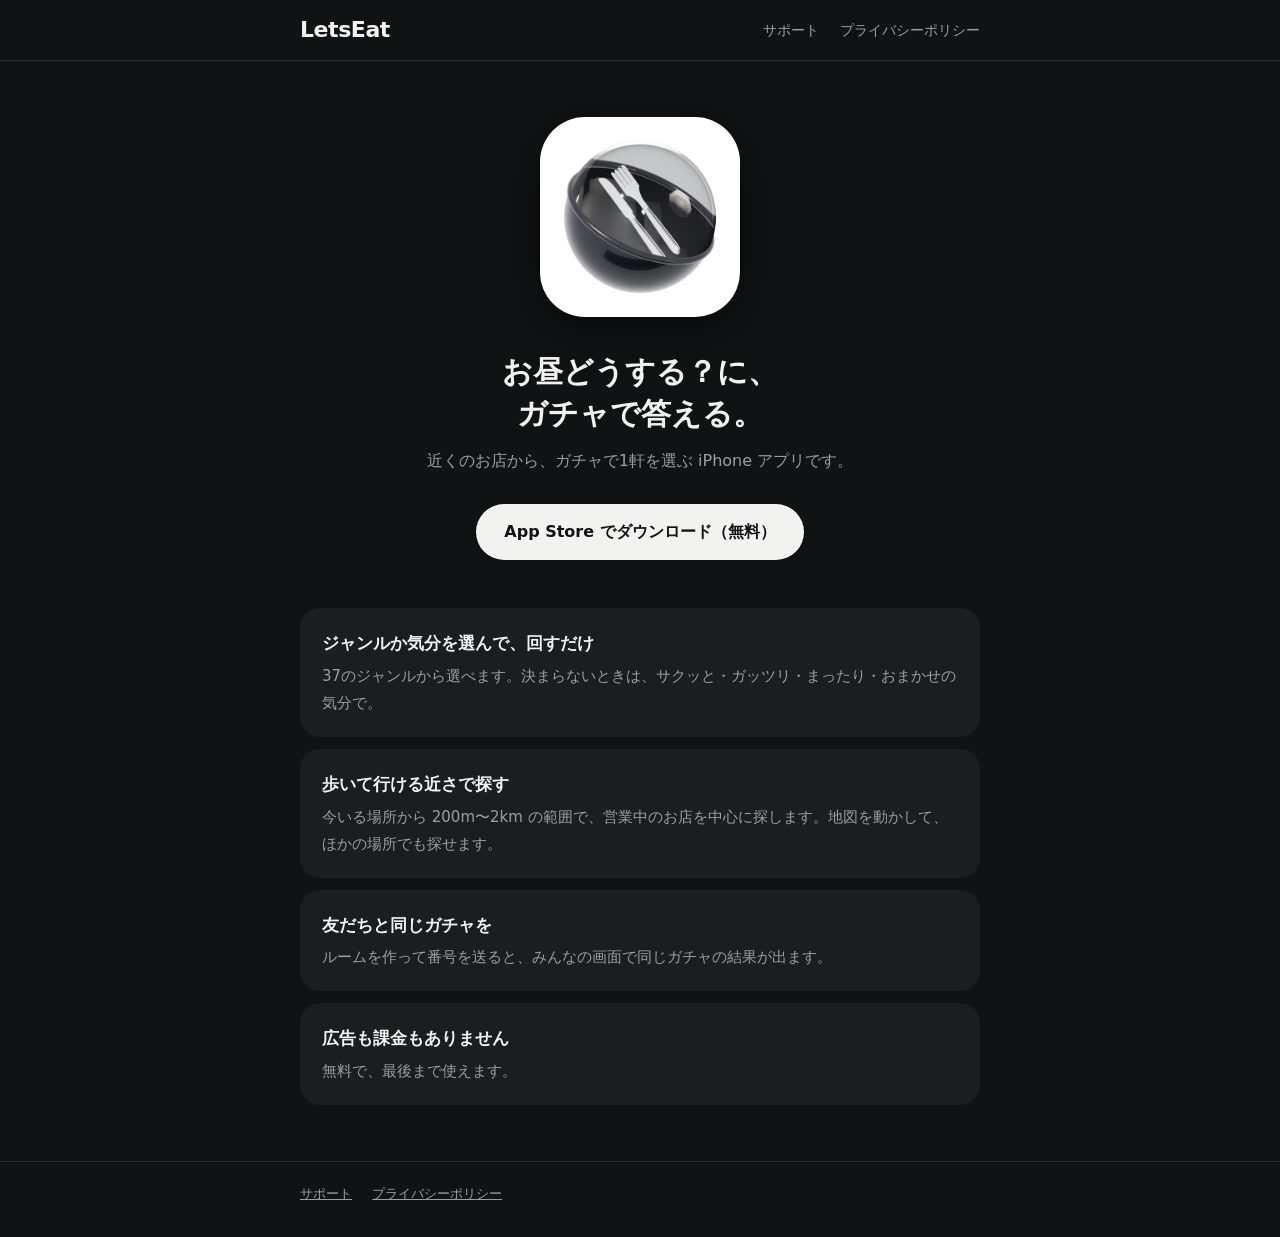
<file: index.html>
<!doctype html>
<html lang="ja">
<head>
  <meta charset="utf-8">
  <meta name="viewport" content="width=device-width, initial-scale=1">
  <title>LetsEat</title>
  <meta name="description" content="近くのお店から、ガチャで1軒を選ぶ iPhone アプリ。">
  <link rel="icon" href="images/favicon.png">
  <link rel="apple-touch-icon" href="images/apple-touch-icon.png">
  <link rel="stylesheet" href="style.css">
</head>
<body>
  <header>
    <div class="wrap">
      <a class="logo" href="./">LetsEat</a>
      <nav>
        <a href="support.html">サポート</a>
        <a href="privacy.html">プライバシー<span class="hide-sm">ポリシー</span></a>
      </nav>
    </div>
  </header>

  <main class="wrap">
    <section class="hero">
      <img class="app-icon" src="images/app-icon.png" alt="LetsEat のアイコン。ナイフとフォークが入った、ガチャのカプセル">
      <h1>お昼どうする？に、<br>ガチャで答える。</h1>
      <p>近くのお店から、ガチャで1軒を選ぶ iPhone アプリです。</p>
      <a class="button" href="https://apps.apple.com/jp/app/letseat/id6813841468">App Store でダウンロード（無料）</a>
    </section>

    <section class="features">
      <div class="feature">
        <h2>ジャンルか気分を選んで、回すだけ</h2>
        <p>37のジャンルから選べます。決まらないときは、サクッと・ガッツリ・まったり・おまかせの気分で。</p>
      </div>
      <div class="feature">
        <h2>歩いて行ける近さで探す</h2>
        <p>今いる場所から 200m〜2km の範囲で、営業中のお店を中心に探します。地図を動かして、ほかの場所でも探せます。</p>
      </div>
      <div class="feature">
        <h2>友だちと同じガチャを</h2>
        <p>ルームを作って番号を送ると、みんなの画面で同じガチャの結果が出ます。</p>
      </div>
      <div class="feature">
        <h2>広告も課金もありません</h2>
        <p>無料で、最後まで使えます。</p>
      </div>
    </section>
  </main>

  <footer>
    <div class="wrap">
      <a href="support.html">サポート</a>
      <a href="privacy.html">プライバシーポリシー</a>
    </div>
  </footer>
</body>
</html>
</file>
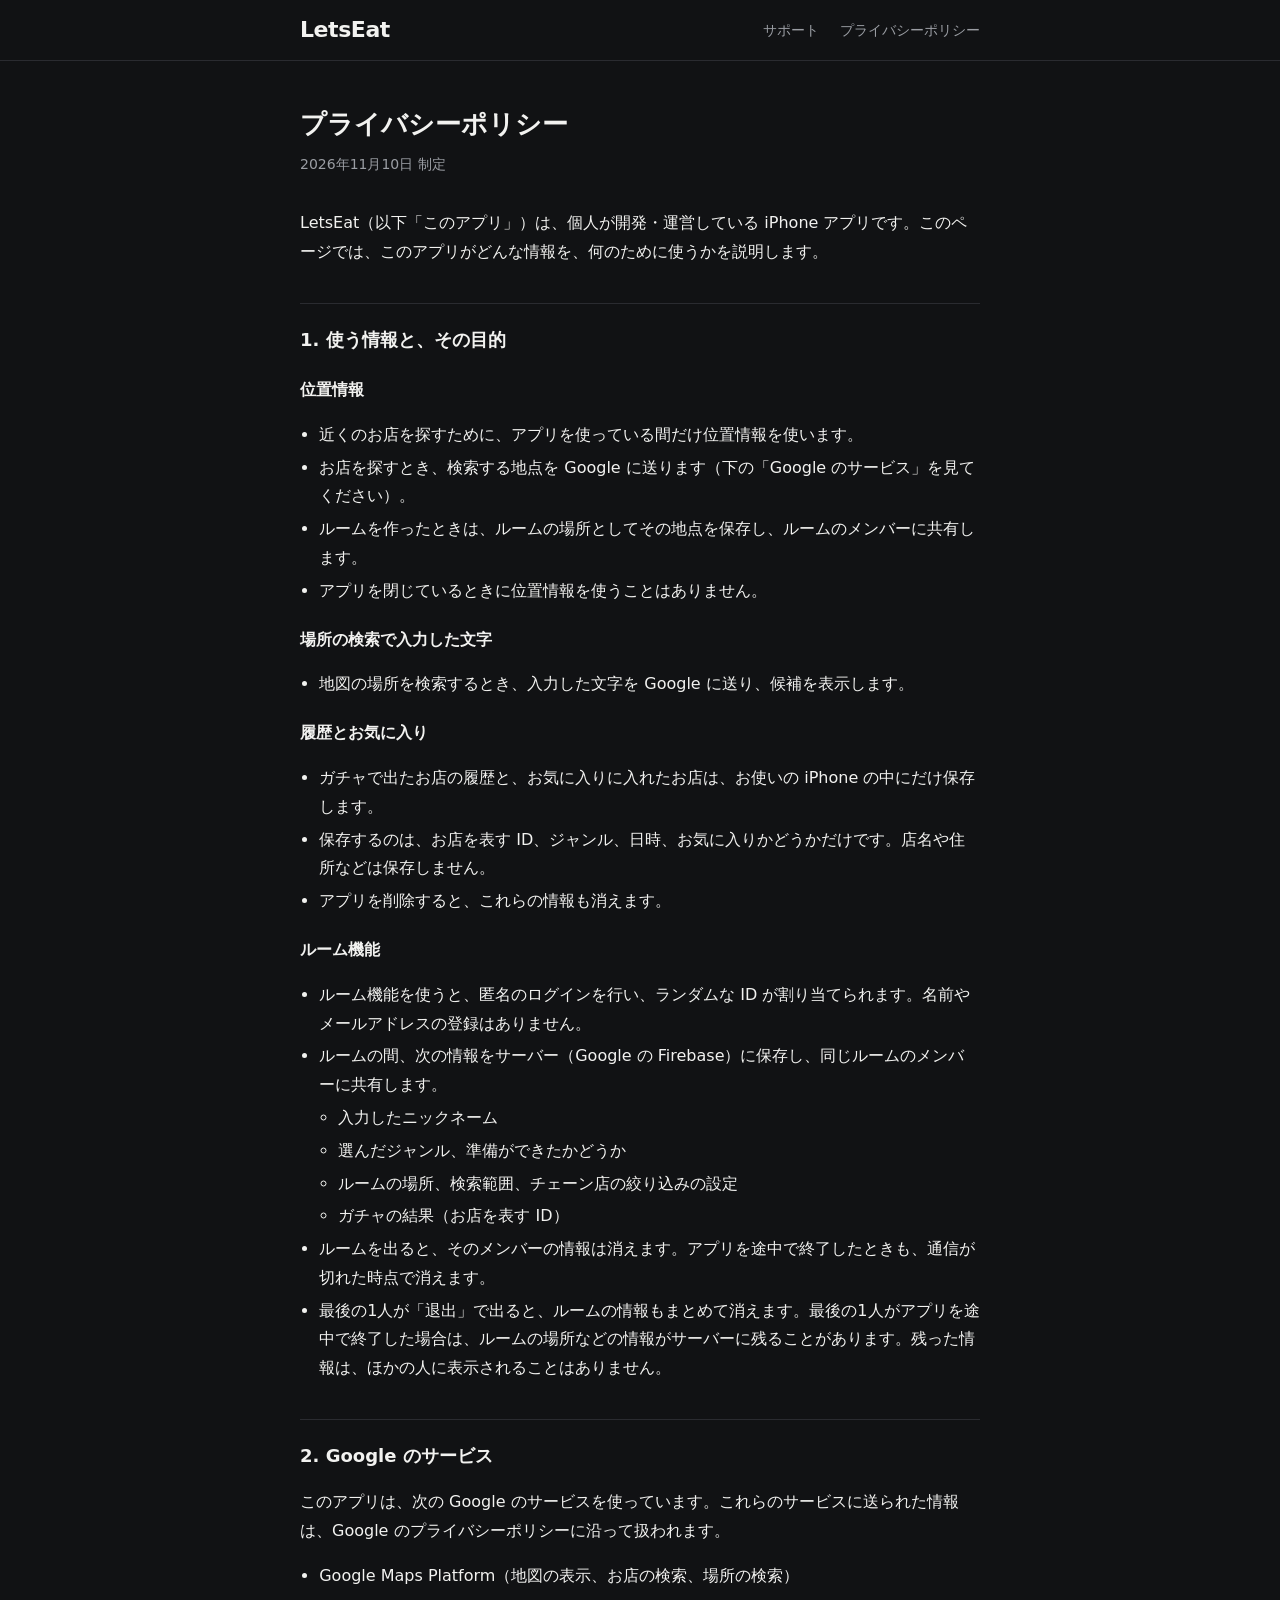
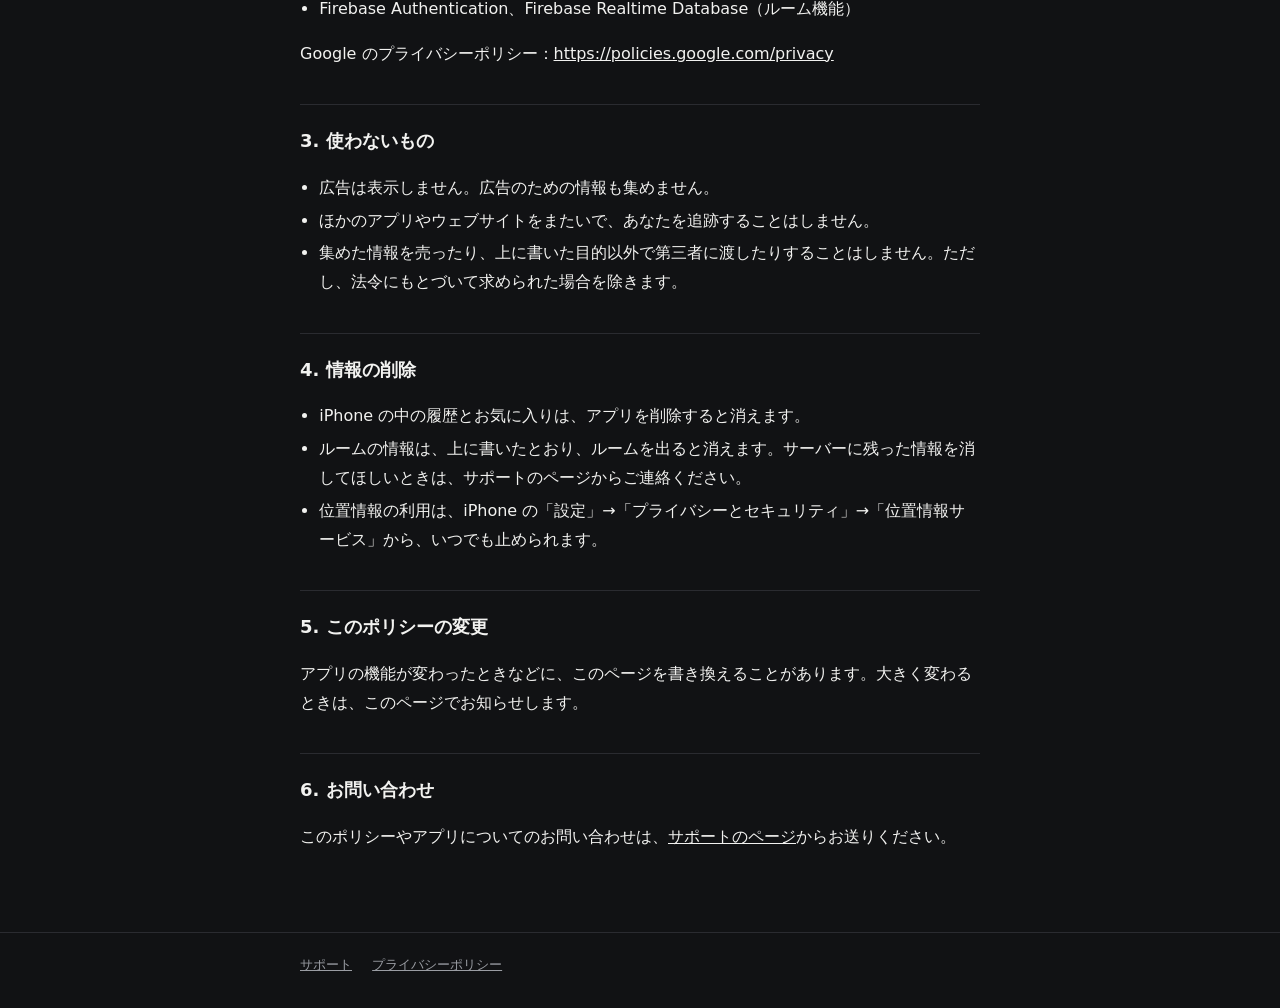
<file: privacy.html>
<!doctype html>
<html lang="ja">
<head>
  <meta charset="utf-8">
  <meta name="viewport" content="width=device-width, initial-scale=1">
  <title>プライバシーポリシー | LetsEat</title>
  <link rel="icon" href="images/favicon.png">
  <link rel="apple-touch-icon" href="images/apple-touch-icon.png">
  <link rel="stylesheet" href="style.css">
</head>
<body>
  <header>
    <div class="wrap">
      <a class="logo" href="./">LetsEat</a>
      <nav>
        <a href="support.html">サポート</a>
        <a href="privacy.html">プライバシー<span class="hide-sm">ポリシー</span></a>
      </nav>
    </div>
  </header>

  <main class="wrap doc">
    <h1>プライバシーポリシー</h1>
    <p class="updated">2026年11月10日 制定</p>

    <p>LetsEat（以下「このアプリ」）は、個人が開発・運営している iPhone アプリです。このページでは、このアプリがどんな情報を、何のために使うかを説明します。</p>

    <h2>1. 使う情報と、その目的</h2>

    <h3>位置情報</h3>
    <ul>
      <li>近くのお店を探すために、アプリを使っている間だけ位置情報を使います。</li>
      <li>お店を探すとき、検索する地点を Google に送ります（下の「Google のサービス」を見てください）。</li>
      <li>ルームを作ったときは、ルームの場所としてその地点を保存し、ルームのメンバーに共有します。</li>
      <li>アプリを閉じているときに位置情報を使うことはありません。</li>
    </ul>

    <h3>場所の検索で入力した文字</h3>
    <ul>
      <li>地図の場所を検索するとき、入力した文字を Google に送り、候補を表示します。</li>
    </ul>

    <h3>履歴とお気に入り</h3>
    <ul>
      <li>ガチャで出たお店の履歴と、お気に入りに入れたお店は、お使いの iPhone の中にだけ保存します。</li>
      <li>保存するのは、お店を表す ID、ジャンル、日時、お気に入りかどうかだけです。店名や住所などは保存しません。</li>
      <li>アプリを削除すると、これらの情報も消えます。</li>
    </ul>

    <h3>ルーム機能</h3>
    <ul>
      <li>ルーム機能を使うと、匿名のログインを行い、ランダムな ID が割り当てられます。名前やメールアドレスの登録はありません。</li>
      <li>ルームの間、次の情報をサーバー（Google の Firebase）に保存し、同じルームのメンバーに共有します。
        <ul>
          <li>入力したニックネーム</li>
          <li>選んだジャンル、準備ができたかどうか</li>
          <li>ルームの場所、検索範囲、チェーン店の絞り込みの設定</li>
          <li>ガチャの結果（お店を表す ID）</li>
        </ul>
      </li>
      <li>ルームを出ると、そのメンバーの情報は消えます。アプリを途中で終了したときも、通信が切れた時点で消えます。</li>
      <li>最後の1人が「退出」で出ると、ルームの情報もまとめて消えます。最後の1人がアプリを途中で終了した場合は、ルームの場所などの情報がサーバーに残ることがあります。残った情報は、ほかの人に表示されることはありません。</li>
    </ul>

    <h2>2. Google のサービス</h2>
    <p>このアプリは、次の Google のサービスを使っています。これらのサービスに送られた情報は、Google のプライバシーポリシーに沿って扱われます。</p>
    <ul>
      <li>Google Maps Platform（地図の表示、お店の検索、場所の検索）</li>
      <li>Firebase Authentication、Firebase Realtime Database（ルーム機能）</li>
    </ul>
    <p>Google のプライバシーポリシー：<a href="https://policies.google.com/privacy?hl=ja">https://policies.google.com/privacy</a></p>

    <h2>3. 使わないもの</h2>
    <ul>
      <li>広告は表示しません。広告のための情報も集めません。</li>
      <li>ほかのアプリやウェブサイトをまたいで、あなたを追跡することはしません。</li>
      <li>集めた情報を売ったり、上に書いた目的以外で第三者に渡したりすることはしません。ただし、法令にもとづいて求められた場合を除きます。</li>
    </ul>

    <h2>4. 情報の削除</h2>
    <ul>
      <li>iPhone の中の履歴とお気に入りは、アプリを削除すると消えます。</li>
      <li>ルームの情報は、上に書いたとおり、ルームを出ると消えます。サーバーに残った情報を消してほしいときは、サポートのページからご連絡ください。</li>
      <li>位置情報の利用は、iPhone の「設定」→「プライバシーとセキュリティ」→「位置情報サービス」から、いつでも止められます。</li>
    </ul>

    <h2>5. このポリシーの変更</h2>
    <p>アプリの機能が変わったときなどに、このページを書き換えることがあります。大きく変わるときは、このページでお知らせします。</p>

    <h2>6. お問い合わせ</h2>
    <p>このポリシーやアプリについてのお問い合わせは、<a href="support.html">サポートのページ</a>からお送りください。</p>
  </main>

  <footer>
    <div class="wrap">
      <a href="support.html">サポート</a>
      <a href="privacy.html">プライバシーポリシー</a>
    </div>
  </footer>
</body>
</html>
</file>
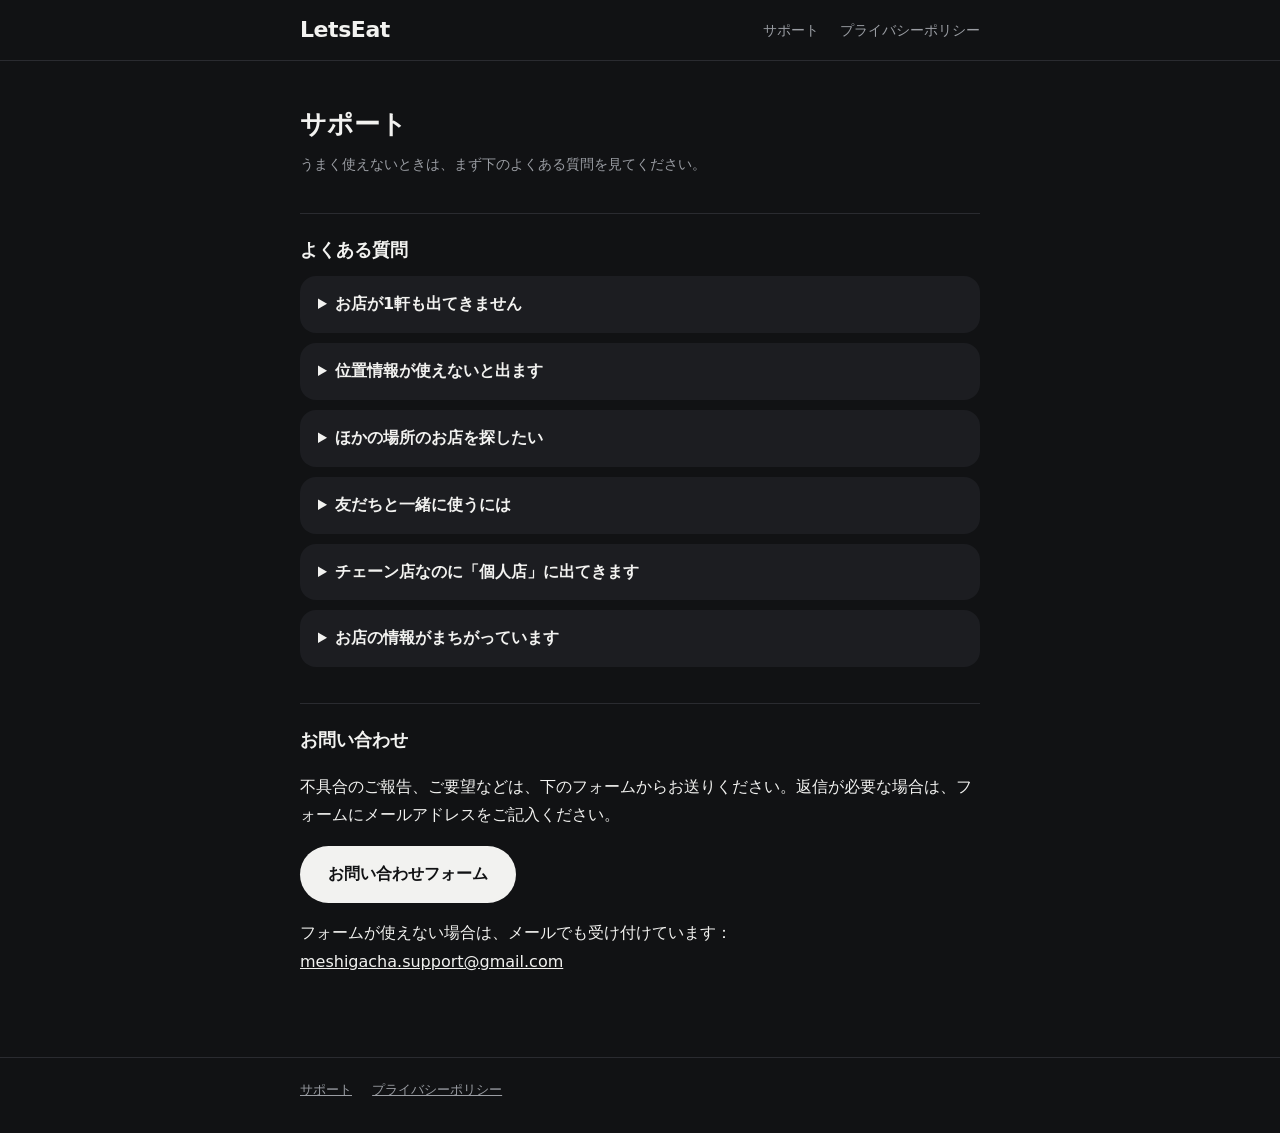
<file: support.html>
<!doctype html>
<html lang="ja">
<head>
  <meta charset="utf-8">
  <meta name="viewport" content="width=device-width, initial-scale=1">
  <title>サポート | LetsEat</title>
  <link rel="icon" href="images/favicon.png">
  <link rel="apple-touch-icon" href="images/apple-touch-icon.png">
  <link rel="stylesheet" href="style.css">
</head>
<body>
  <header>
    <div class="wrap">
      <a class="logo" href="./">LetsEat</a>
      <nav>
        <a href="support.html">サポート</a>
        <a href="privacy.html">プライバシー<span class="hide-sm">ポリシー</span></a>
      </nav>
    </div>
  </header>

  <main class="wrap doc">
    <h1>サポート</h1>
    <p class="updated">うまく使えないときは、まず下のよくある質問を見てください。</p>

    <h2>よくある質問</h2>

    <details>
      <summary>お店が1軒も出てきません</summary>
      <p>検索範囲の中に、選んだジャンルの営業中のお店がないときに起きます。右下の絞り込みで検索範囲を広げるか、ジャンルを増やしてみてください。お店が見つからなかったときの画面の「範囲を広げてもう一回」でも広げられます。</p>
    </details>

    <details>
      <summary>位置情報が使えないと出ます</summary>
      <p>iPhone の「設定」→「LetsEat」→「位置情報」で、「このAppの使用中」を選んでください。</p>
    </details>

    <details>
      <summary>ほかの場所のお店を探したい</summary>
      <p>左下のピンのボタンを押して、地図を動かして探したい場所に合わせてください。左上の虫眼鏡で、場所の名前から探すこともできます。</p>
    </details>

    <details>
      <summary>友だちと一緒に使うには</summary>
      <p>左上の「ルーム」からルームを作り、表示された6桁の番号を友だちに送ってください。友だちは同じ画面から番号を入れて参加できます。全員が「準備OK」を押すと、ガチャを回せます。お店を探す場所と範囲は、ルームを作った人に合わせます。</p>
    </details>

    <!-- 気分の中身の編集が入ったバージョンを配信したら、コメントを外して戻す
    <details>
      <summary>気分（ガッツリなど）に入るジャンルを変えたい</summary>
      <p>ジャンルを選ぶ画面の「気分を選ぶ」の横にある「編集」から変えられます。</p>
    </details>
    -->

    <details>
      <summary>チェーン店なのに「個人店」に出てきます</summary>
      <p>チェーン店かどうかは、店名から見分けています。見分けられなかったお店があれば、下のお問い合わせから店名を教えてください。</p>
    </details>

    <details>
      <summary>お店の情報がまちがっています</summary>
      <p>お店の情報は Google マップのものを表示しています。結果のカードの地図のボタンから Google マップを開き、情報の修正を提案してください。</p>
    </details>

    <h2>お問い合わせ</h2>
    <p>不具合のご報告、ご要望などは、下のフォームからお送りください。返信が必要な場合は、フォームにメールアドレスをご記入ください。</p>
    <p><a class="button" href="https://docs.google.com/forms/d/e/1FAIpQLSdK-f0pDcOsjPcRZ7PXVmwxRcjwEWfOyfu0TRTvjS2xuYM-ZA/viewform">お問い合わせフォーム</a></p>
    <p>フォームが使えない場合は、メールでも受け付けています：<a href="mailto:meshigacha.support@gmail.com">meshigacha.support@gmail.com</a></p>
  </main>

  <footer>
    <div class="wrap">
      <a href="support.html">サポート</a>
      <a href="privacy.html">プライバシーポリシー</a>
    </div>
  </footer>
</body>
</html>
</file>
<file: style.css>
/* LetsEat のサイト。iPhone の明るさの設定に関係なく、いつも黒が基本 */
:root {
  color-scheme: dark;
  --bg: #111214;
  --text: #f2f2f0;
  --sub: #9a9da3;
  --line: #2a2b30;
  --card: #1c1d21;
  --button: #f2f2f0;
  --button-text: #111214;
}

* { box-sizing: border-box; }

body {
  margin: 0;
  background: var(--bg);
  color: var(--text);
  font-family: "Hiragino Sans", "Hiragino Kaku Gothic ProN", "Noto Sans JP", system-ui, sans-serif;
  line-height: 1.8;
  -webkit-text-size-adjust: 100%;
}

a { color: inherit; }

.wrap {
  max-width: 720px;
  margin: 0 auto;
  padding: 0 20px;
}

/* 上の帯 */
header {
  border-bottom: 1px solid var(--line);
}
header .wrap {
  display: flex;
  align-items: center;
  justify-content: space-between;
  height: 60px;
}
.logo {
  font-weight: 900;
  font-size: 22px;
  letter-spacing: -0.02em;
  text-decoration: none;
}
nav a {
  margin-left: 16px;
  font-size: 14px;
  color: var(--sub);
  text-decoration: none;
}
nav a:hover { color: var(--text); }

/* スマホの幅では、上の帯の文字を小さく、間を詰め、「プライバシーポリシー」を「プライバシー」と短くする */
@media (max-width: 480px) {
  .logo { font-size: 20px; }
  nav a {
    margin-left: 12px;
    font-size: 13px;
  }
  .hide-sm { display: none; }
  .wrap { padding-left: 22px; padding-right: 22px; }
}

/* トップ */
.hero {
  text-align: center;
  padding: 56px 0 40px;
}
/* アプリのアイコン（白地）を、ホーム画面と同じ角丸で出す。黒い背景でもカプセルが沈まない */
.hero img.app-icon {
  width: 200px;
  height: 200px;
  border-radius: 22.5%;
  box-shadow: 0 12px 40px rgba(0, 0, 0, 0.5);
}
.hero h1 {
  font-size: 30px;
  line-height: 1.4;
  margin: 24px 0 12px;
}
.hero p {
  color: var(--sub);
  margin: 0 0 28px;
}
.button {
  display: inline-block;
  background: var(--button);
  color: var(--button-text);
  padding: 14px 28px;
  border-radius: 999px;
  text-decoration: none;
  font-weight: 600;
}
.button.is-disabled {
  opacity: 0.5;
  pointer-events: none;
}

.features {
  display: grid;
  gap: 12px;
  padding: 8px 0 56px;
}
.feature {
  background: var(--card);
  border-radius: 20px;
  padding: 20px 22px;
}
.feature h2 {
  font-size: 17px;
  margin: 0 0 4px;
}
.feature p {
  margin: 0;
  color: var(--sub);
  font-size: 15px;
}

/* 文章のページ */
.doc {
  /* 上下だけ指定する（左右の余白は .wrap のものを使う。0 にすると、スマホで文字が画面の端にくっつく） */
  padding-top: 40px;
  padding-bottom: 64px;
}
.doc h1 {
  font-size: 26px;
  margin: 0 0 4px;
}
.doc .updated {
  color: var(--sub);
  font-size: 14px;
  margin: 0 0 32px;
}
.doc h2 {
  font-size: 18px;
  margin: 36px 0 8px;
  padding-top: 20px;
  border-top: 1px solid var(--line);
}
.doc h3 {
  font-size: 16px;
  margin: 20px 0 4px;
}
.doc ul {
  padding-left: 1.2em;
}
.doc li {
  margin: 4px 0;
}

/* よくある質問 */
details {
  background: var(--card);
  border-radius: 16px;
  padding: 14px 18px;
  margin: 10px 0;
}
summary {
  cursor: pointer;
  font-weight: 600;
}
details p {
  margin: 10px 0 2px;
  color: var(--sub);
}

footer {
  border-top: 1px solid var(--line);
  color: var(--sub);
  font-size: 13px;
}
footer .wrap {
  padding-top: 20px;
  padding-bottom: 32px;
}
footer a {
  margin-right: 16px;
}
</file>
